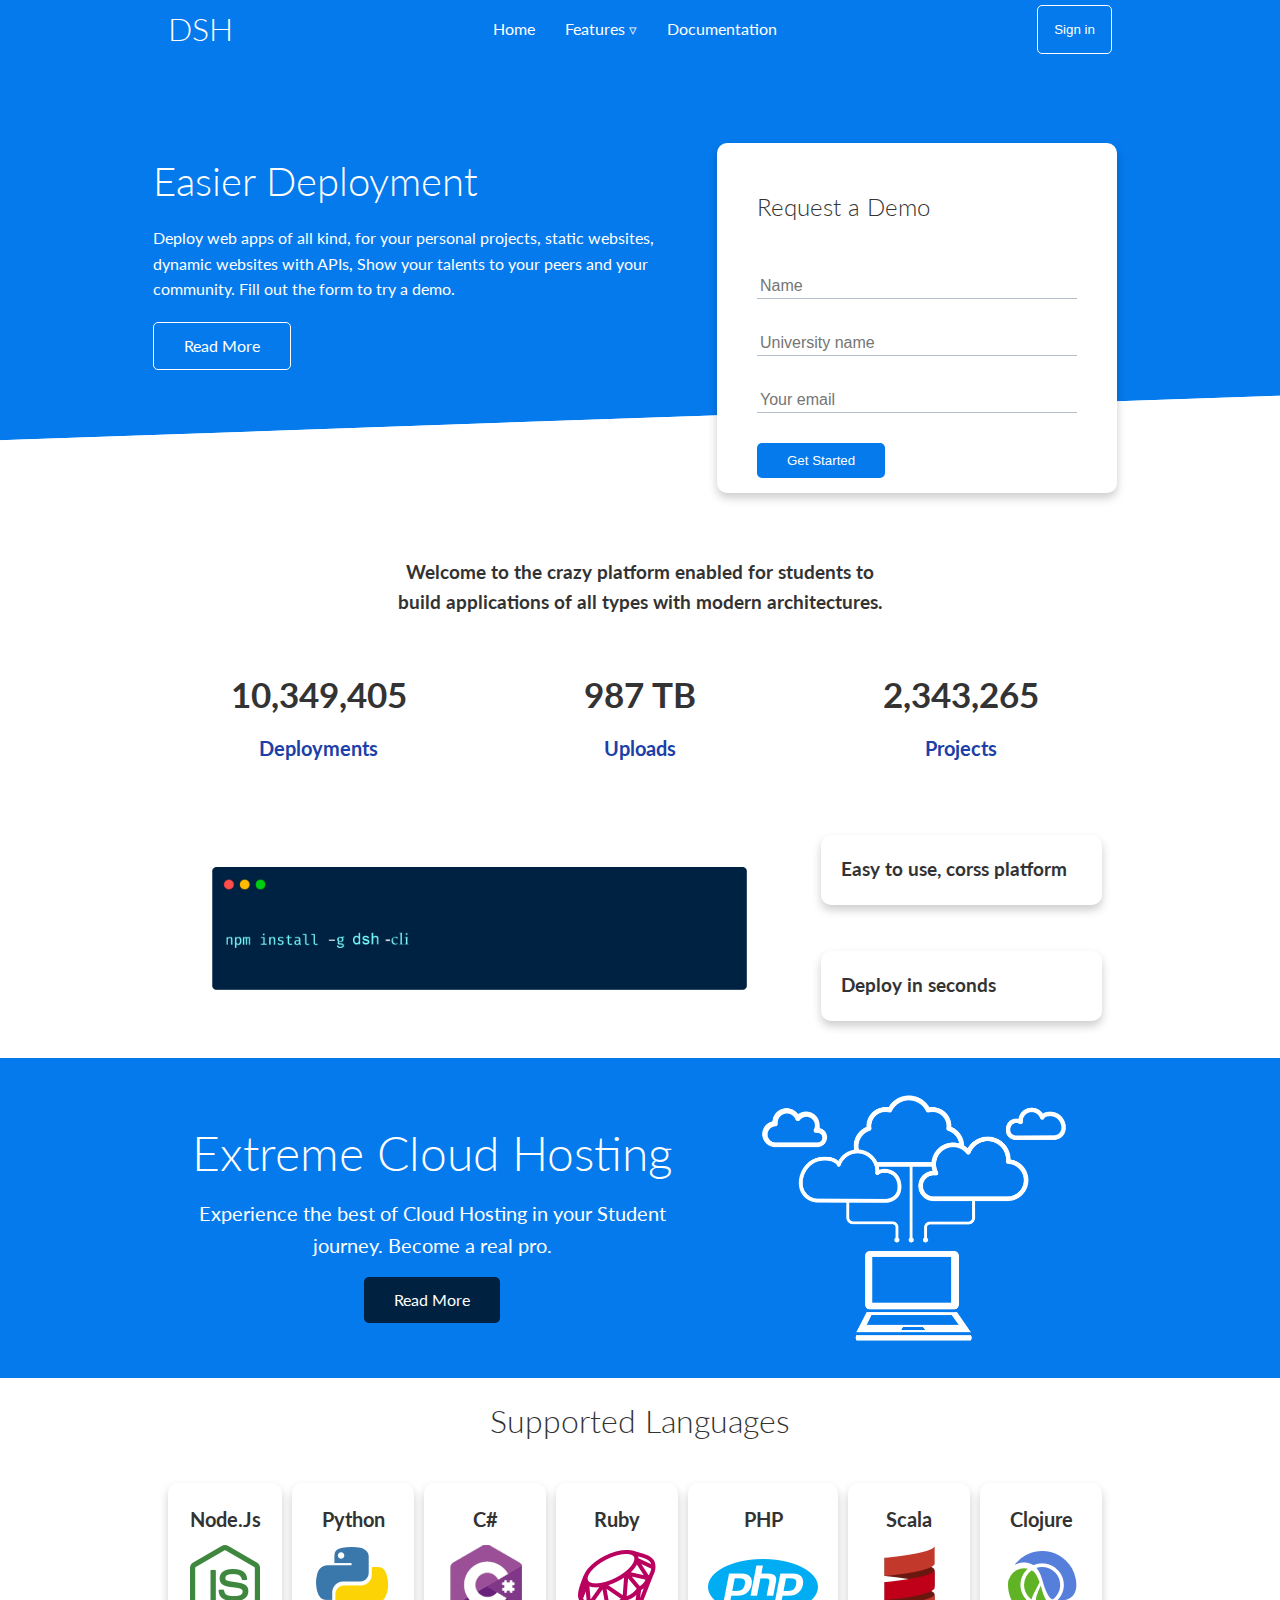
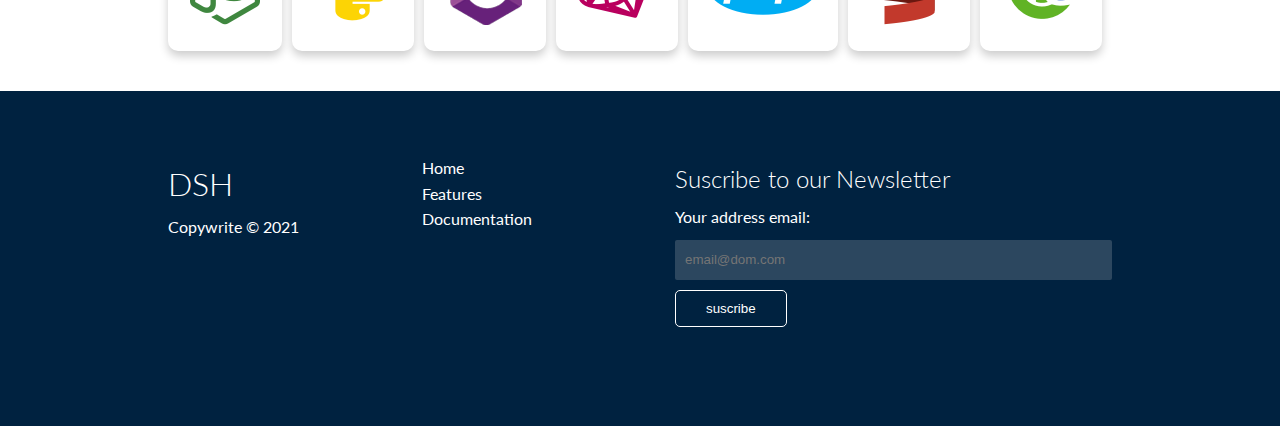
<file: index.html>
<!DOCTYPE html>
<html lang="en">
<head>
  <meta charset="UTF-8">
  <meta http-equiv="X-UA-Compatible" content="IE=edge">
  <meta name="viewport" content="width=device-width, initial-scale=1.0">
  <link rel="stylesheet" href="https://cdnjs.cloudflare.com/ajax/libs/font-awesome/5.15.3/css/all.min.css" integrity="sha512-iBBXm8fW90+nuLcSKlbmrPcLa0OT92xO1BIsZ+ywDWZCvqsWgccV3gFoRBv0z+8dLJgyAHIhR35VZc2oM/gI1w==" crossorigin="anonymous" />
  <link rel="stylesheet" href="utilities.css">
  <link rel="stylesheet" href="style.css">
  <title>Dev Student | Hosting</title>
</head>
<body>
    <!-- Navbar -->
    <div class="navbar">
      <div class="container flex test">
        <h1 id="Logo">DSH</h1>
        <nav >
          <ul>
            <li><a href="index.html">Home</a></li>
            <li>
              <div class="drop">
                <a href="features.html">Features<span class="arrow"> &#9663;</span></a>
                <div class=" droper">
                  <a href="features.html" class="drop-list">Hosting Opt 1</a>
                  <a href="features.html" class="drop-list">Hosting Opt 2</a>
                  <a href="features.html" class="drop-list">Hosting Opt 3</a>
                </div>
              </div>
            </li>
            <li><a href="docs.html">Documentation</a></li>
          </ul>
        </nav>
        <button href="#" class="btn btn-outline p-1 sign-in">Sign in</button>
      </div>
    </div>
    <!-- Showcase -->
    <section class="showcase">
      <div class="container grid">
        <div class="showcase-text">
          <h1>Easier Deployment</h1>
          <p>Deploy web apps of all kind, for your personal projects, static websites, dynamic websites with APIs, Show your talents to your peers and your community. Fill out the form to try a demo.</p>
          <a href="features.html" class="btn btn-outline">Read More</a>
        </div>
        <div class="showcase-form card">
          <h2>Request a Demo</h2>
          <form name="contact" method="POST" netlify-honeypot="bot-field" data-netlify="true">
            <input type="hidden" name="form-name" value="contact">
            <p class="hidden">
              <label>Don't fill this out if you're human: <input name="bot-field"></label>
            </p>
            <div class="form-control">
              <input type="text" name="Your name" placeholder="Name" required>
            </div>
            <div class="form-control">
              <input type="text" name="University" placeholder="University name" required>
            </div>
            <div class="form-control">
              <input type="email" name="email" placeholder="Your email" required>
            </div>
            <input type="submit" value="Get Started" class="btn btn-primary">
          </form>
        </div>
      </div>
    </section>

    <!-- Section Stats -->
    <section class="stats">
      <div class="container">
        <h3 class="stats-heading text-center my-1">
          Welcome to the crazy platform enabled for students to build applications of all types with modern architectures.
        </h3>

        <div class="grid grid-3 text-center my-4">
          <div>
            <i class="fas fa-server fa-3x"></i>
            <h3>10,349,405</h3>
            <p class="text-secondary">Deployments</p>
          </div>
          <div>
            <i class="fas fa-upload fa-3x"></i>
            <h3>987 TB</h3>
            <p class="text-secondary">Uploads</p>
          </div>
          <div>
            <i class="fas fa-project-diagram fa-3x"></i>
            <h3>2,343,265</h3>
            <p class="text-secondary">Projects</p>
          </div>
        </div>
      </div>
    </section>

    <!--  Cli Section -->
    <section class="cli">
      <div class="container grid">
        <img src="images/cli.png" alt="">
        <div class="card">
          <h3>Easy to use, corss platform</h3>
        </div>
        <div class="card">
          <h3>Deploy in seconds</h3>
        </div>
      </div> 
    </section>

    <!-- Cloud -->
    <section class="cloud bg-primary my-2 py-2">
      <div class="container grid">
        <div class="text-center">
          <h2 class="lg">Extreme Cloud Hosting</h2>
          <p class="lead my-1">Experience the best of Cloud Hosting in your Student journey. Become a real pro.</p>
          <a href="features.html" class="btn btn-dark">Read More</a>
        </div>
        <img src="images/cloud.png" alt="">
      </div>
    </section>

    <!-- Languages -->
    <section class="languages">
      <h2 class="md text-center my-2">
        Supported Languages
      </h2>
      <div class="container flex">
        <div class="card">
          <h4>Node.Js</h4>
          <img src="images/logos/node.png" alt="">
        </div>
        <div class="card">
          <h4>Python</h4>
          <img src="images/logos/python.png" alt="">
        </div>
        <div class="card">
          <h4>C#</h4>
          <img src="images/logos/csharp.png" alt="">
        </div>
        <div class="card">
          <h4>Ruby</h4>
          <img src="images/logos/ruby.png" alt="">
        </div>
        <div class="card">
          <h4>PHP</h4>
          <img src="images/logos/php.png" alt="">
        </div>
        <div class="card">
          <h4>Scala</h4>
          <img src="images/logos/scala.png" alt="">
        </div>
        <div class="card">
          <h4>Clojure</h4>
          <img src="images/logos/clojure.png" alt="">
        </div>
      </div>
    </section>
    <!-- Footer -->
    <footer class="footer bg-dark py-5">
      <div class="container grid grid-3">
        <div>
          <h1>DSH</h1>
          <p>Copywrite &copy; 2021</p>
        </div>
          <nav>
            <ul>
              <li><a href="index.html">Home</a></li>
              <li><a href="features.html">Features</a></li>
              <li><a href="docs.html">Documentation</a></li>
            </ul>
          </nav>

        <div class="social">
          <h2>Suscribe to our Newsletter</h2>
          <p>Your address email:</p>
          <form action="">
            <input type="email" class="form-control-news" placeholder="email@dom.com" size="50" name="email" id="">
            <input type="submit" class="btn btn-outline form-control only" value="suscribe">
          </form>
          <a href="#"><i class="fab fa-github fa-1x"></i></a>
          <a href="#"><i class="fab fa-facebook fa-1x"></i></a>
          <a href="#"><i class="fab fa-instagram fa-1x"></i></a>
          <a href="#"><i class="fab fa-twitter fa-1x"></i></a>
        </div>
      </div>
    </footer>
</body>
</html>
</file>
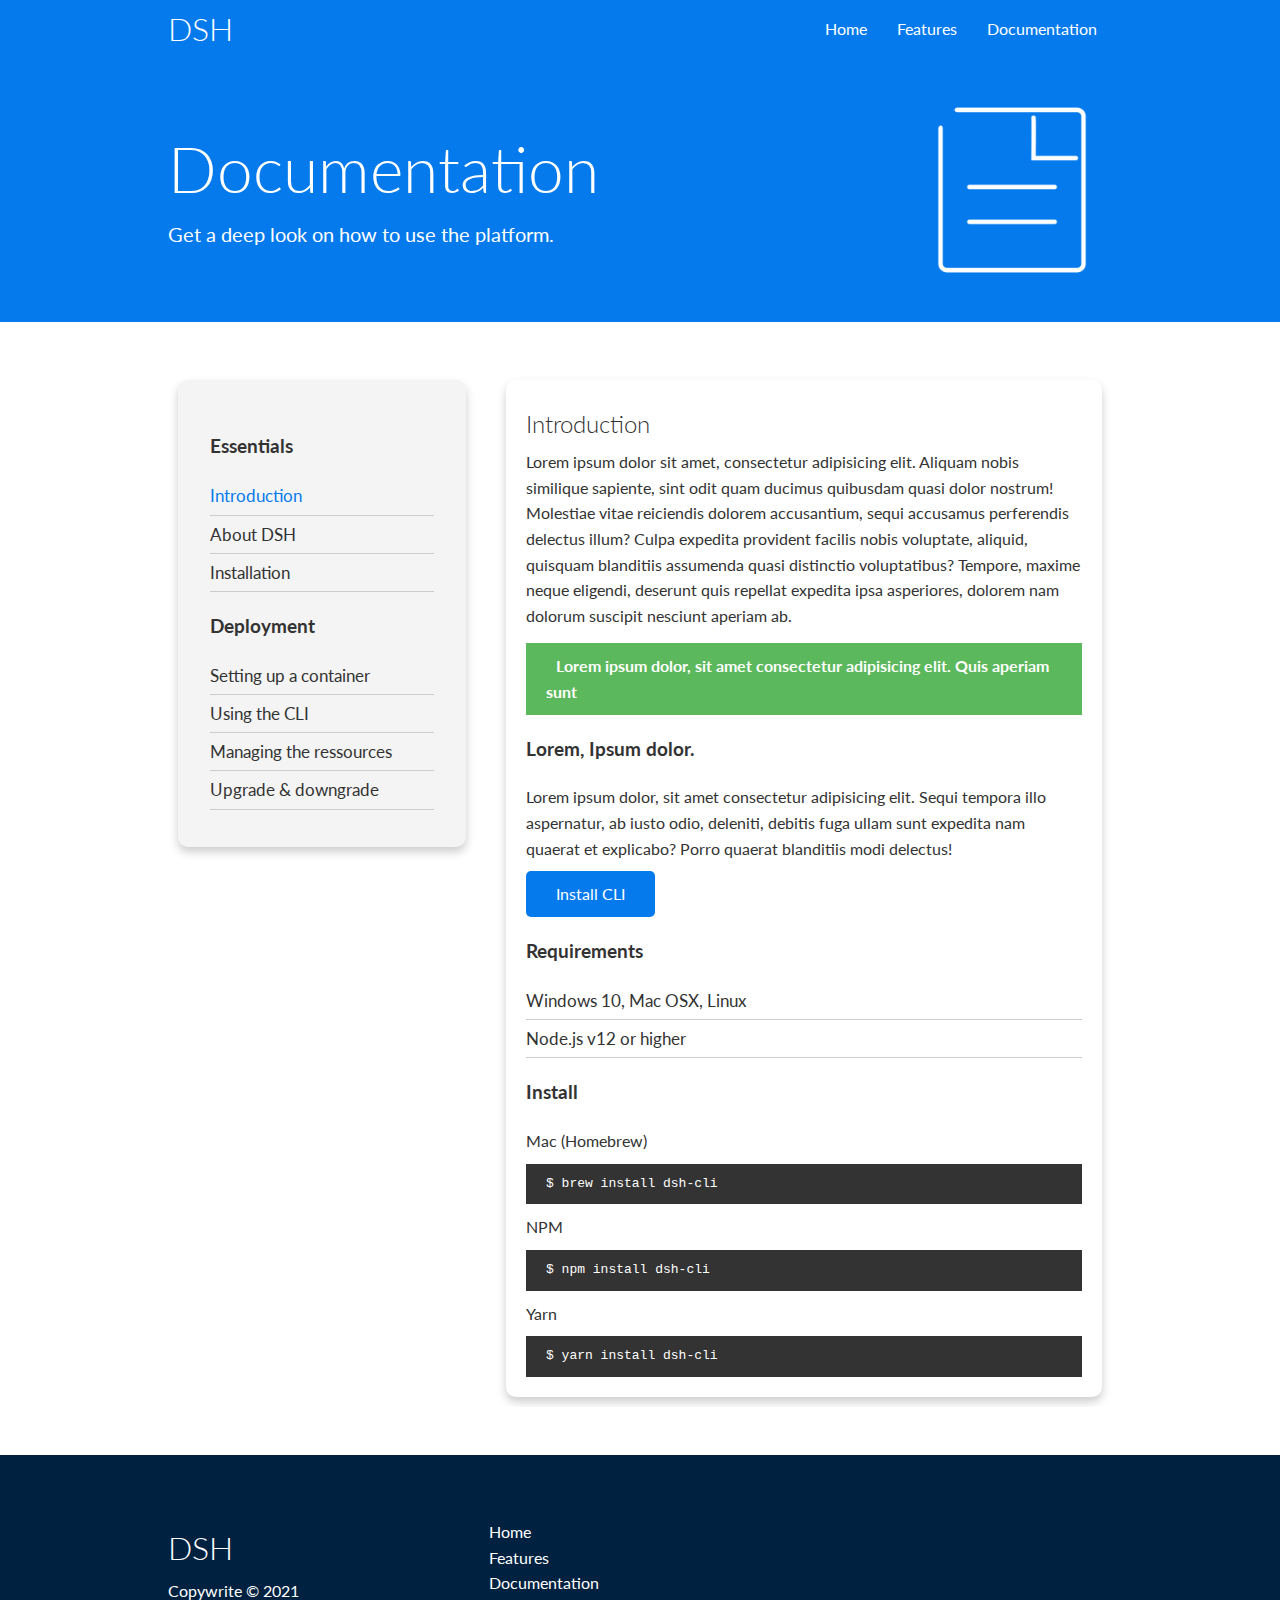
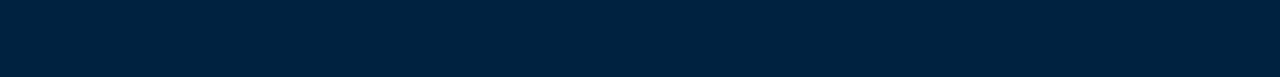
<file: docs.html>
<!DOCTYPE html>
<html lang="en">
<head>
  <meta charset="UTF-8">
  <meta http-equiv="X-UA-Compatible" content="IE=edge">
  <meta name="viewport" content="width=device-width, initial-scale=1.0">
  <link rel="stylesheet" href="https://cdnjs.cloudflare.com/ajax/libs/font-awesome/5.15.3/css/all.min.css" integrity="sha512-iBBXm8fW90+nuLcSKlbmrPcLa0OT92xO1BIsZ+ywDWZCvqsWgccV3gFoRBv0z+8dLJgyAHIhR35VZc2oM/gI1w==" crossorigin="anonymous" />
  <link rel="stylesheet" href="utilities.css">
  <link rel="stylesheet" href="style.css">
  <title>Dev Student | Hosting</title>
</head>
<body>
    <!-- Navbar -->
    <div class="navbar">
      <div class="container flex">
        <h1 id="Logo">DSH</h1>
        <nav>
          <ul>
            <li><a href="index.html">Home</a></li>
            <li><a href="features.html">Features</a></li>
            <li><a href="docs.html">Documentation</a></li>
          </ul>
        </nav>
      </div>
    </div>
    <!--  Head -->
    <section class="docs-head bg-primary py-3">
      <div class="container grid">
        <div>
          <h1 class="xl">Documentation</h1>
          <p class="lead">Get a deep look on how to use the platform.</p>
        </div>
        <img src="images/docs.png" alt="">
      </div>
    </section>

    <section class="docs-main my-4">
      <div class="container grid">
        <div class="card bg-light p-3">
          <h3 class="my-2">Essentials</h3>
          <nav>
            <ul>
              <li><a href="#" class="text-primary">Introduction</a></li>
              <li><a href="#">About DSH</a></li>
              <li><a href="#">Installation</a></li>
            </ul>
          </nav>
          <h3 class="my-2">Deployment</h3>
          <nav>
            <ul>
              <li><a href="#">Setting up a container</a></li>
              <li><a href="#">Using the CLI</a></li>
              <li><a href="#">Managing the ressources</a></li>
              <li><a href="#">Upgrade & downgrade</a></li>
            </ul>
          </nav>
        </div>

        <div class="card">
          <h2>Introduction</h2>
          <p>Lorem ipsum dolor sit amet, consectetur adipisicing elit. Aliquam nobis similique sapiente, sint odit quam ducimus quibusdam quasi dolor nostrum! Molestiae vitae reiciendis dolorem accusantium, sequi accusamus perferendis delectus illum?
          Culpa expedita provident facilis nobis voluptate, aliquid, quisquam blanditiis assumenda quasi distinctio voluptatibus? Tempore, maxime neque eligendi, deserunt quis repellat expedita ipsa asperiores, dolorem nam dolorum suscipit nesciunt aperiam ab.</p>
          <div class="alert alert-success">
            <i class="fas fa-info"></i>Lorem ipsum dolor, sit amet consectetur adipisicing elit. Quis aperiam sunt
          </div>

          <h3>Lorem, Ipsum dolor.</h3>
          <p>Lorem ipsum dolor, sit amet consectetur adipisicing elit. Sequi tempora illo aspernatur, ab iusto odio, deleniti, debitis fuga ullam sunt expedita nam quaerat et explicabo? Porro quaerat blanditiis modi delectus!</p>
          <a href="#" class="btn btn-primary">Install CLI</a>

          <h3>Requirements</h3>
          <ul>
            <li>Windows 10, Mac OSX, Linux</li>
            <li>Node.js v12  or higher </li>
          </ul>

          <h3>Install</h3>
          <p>Mac (Homebrew)</p>
          <pre><code>$ brew install dsh-cli</code></pre>

          <p>NPM</p>
          <pre><code>$ npm install dsh-cli</code></pre>

          <p>Yarn</p>
          <pre><code>$ yarn install dsh-cli</code></pre>
        </div>
      </div>
    </section>
    <!-- Footer -->
    <footer class="footer bg-dark py-5">
      <div class="container grid grid-3">
        <div>
          <h1>DSH</h1>
          <p>Copywrite &copy; 2021</p>
        </div>
          <nav>
            <ul>
              <li><a href="index.html">Home</a></li>
              <li><a href="features.html">Features</a></li>
              <li><a href="docs.html">Documentation</a></li>
            </ul>
          </nav>

        <div class="social">
          <a href="#"><i class="fab fa-github fa-2x"></i></a>
          <a href="#"><i class="fab fa-facebook fa-2x"></i></a>
          <a href="#"><i class="fab fa-instagram fa-2x"></i></a>
          <a href="#"><i class="fab fa-twitter fa-2x"></i></a>
        </div>
      </div>
    </footer>
</body>
</html>
</file>
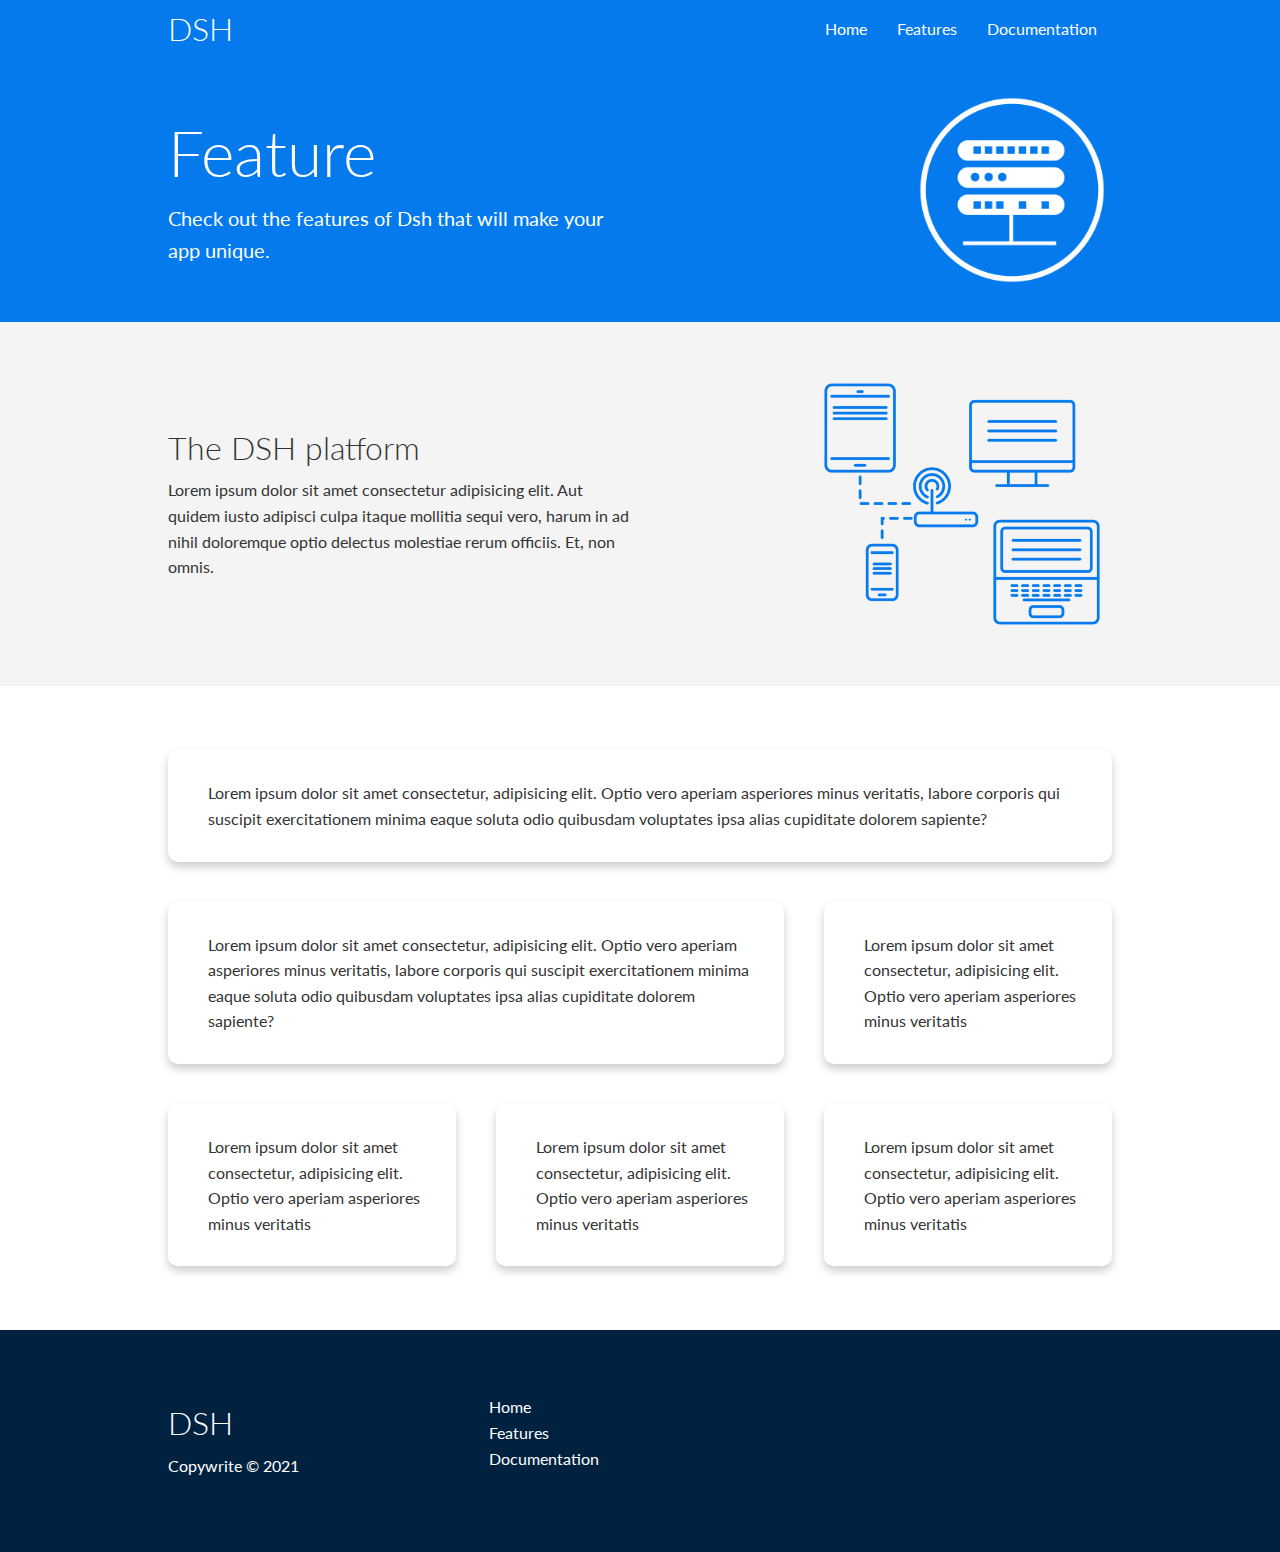
<file: features.html>
<!DOCTYPE html>
<html lang="en">
<head>
  <meta charset="UTF-8">
  <meta http-equiv="X-UA-Compatible" content="IE=edge">
  <meta name="viewport" content="width=device-width, initial-scale=1.0">
  <link rel="stylesheet" href="https://cdnjs.cloudflare.com/ajax/libs/font-awesome/5.15.3/css/all.min.css" integrity="sha512-iBBXm8fW90+nuLcSKlbmrPcLa0OT92xO1BIsZ+ywDWZCvqsWgccV3gFoRBv0z+8dLJgyAHIhR35VZc2oM/gI1w==" crossorigin="anonymous" />
  <link rel="stylesheet" href="utilities.css">
  <link rel="stylesheet" href="style.css">
  <title>Dev Student | Hosting</title>
</head>
<body>
    <!-- Navbar -->
    <div class="navbar">
      <div class="container flex">
        <h1 id="Logo">DSH</h1>
        <nav>
          <ul>
            <li><a href="index.html">Home</a></li>
            <li><a href="features.html">Features</a></li>
            <li><a href="docs.html">Documentation</a></li>
          </ul>
        </nav>
      </div>
    </div>
    <!--  Head -->
    <section class="features-head bg-primary py-3">
      <div class="container grid">
        <div>
          <h1 class="xl">Feature</h1>
          <p class="lead">Check out the features of Dsh that will make your app unique.</p>
        </div>
        <img src="images/server.png" alt="">
      </div>
    </section>

    <!-- Sub Head -->
    <section class="features-sub-head bg-light py-3">
      <div class="container grid">
        <div>
          <h1 class="md">The DSH platform</h1>
          <p>Lorem ipsum dolor sit amet consectetur adipisicing elit. Aut quidem iusto adipisci culpa itaque mollitia sequi vero, harum in ad nihil doloremque optio delectus molestiae rerum officiis. Et, non omnis.</p>
        </div>
        <img src="images/server2.png" alt="">
      </div>
    </section>

    <section class="features-main my-2">
      <div class="container grid grid-3">
        <div class="card flex">
          <i class="fas fa-server fa-3x"></i>
          <p>Lorem ipsum dolor sit amet consectetur, adipisicing elit. Optio vero aperiam asperiores minus veritatis, labore corporis qui suscipit exercitationem minima eaque soluta odio quibusdam voluptates ipsa alias cupiditate dolorem sapiente?</p>
        </div>
        <div class="card flex">
          <i class="fas fa-network-wired fa-3x"></i>
          <p>Lorem ipsum dolor sit amet consectetur, adipisicing elit. Optio vero aperiam asperiores minus veritatis, labore corporis qui suscipit exercitationem minima eaque soluta odio quibusdam voluptates ipsa alias cupiditate dolorem sapiente?</p>
        </div>
        <div class="card flex">
          <i class="fas fa-laptop-code fa-3x"></i>
          <p>Lorem ipsum dolor sit amet consectetur, adipisicing elit. Optio vero aperiam asperiores minus veritatis</p>
        </div>
        <div class="card flex">
          <i class="fas fa-database fa-3x"></i>
          <p>Lorem ipsum dolor sit amet consectetur, adipisicing elit. Optio vero aperiam asperiores minus veritatis</p>
        </div>
        <div class="card flex">
          <i class="fas fa-power-off fa-3x"></i>
          <p>Lorem ipsum dolor sit amet consectetur, adipisicing elit. Optio vero aperiam asperiores minus veritatis</p>
        </div>
        <div class="card flex">
          <i class="fas fa-upload fa-3x"></i>
          <p>Lorem ipsum dolor sit amet consectetur, adipisicing elit. Optio vero aperiam asperiores minus veritatis</p>
        </div>
      </div>
    </section>
    <!-- Footer -->
    <footer class="footer bg-dark py-5">
      <div class="container grid grid-3">
        <div>
          <h1>DSH</h1>
          <p>Copywrite &copy; 2021</p>
        </div>
          <nav>
            <ul>
              <li><a href="index.html">Home</a></li>
              <li><a href="features.html">Features</a></li>
              <li><a href="docs.html">Documentation</a></li>
            </ul>
          </nav>

        <div class="social">
          <a href="#"><i class="fab fa-github fa-2x"></i></a>
          <a href="#"><i class="fab fa-facebook fa-2x"></i></a>
          <a href="#"><i class="fab fa-instagram fa-2x"></i></a>
          <a href="#"><i class="fab fa-twitter fa-2x"></i></a>
        </div>
      </div>
    </footer>
</body>
</html>
</file>
<file: utilities.css>
.card {
  color: #333;
  background-color: #fff;
  border-radius: 10px;
  box-shadow: 0 5px 10px rgba(0, 0, 0, 0.2);
  padding: 20px;
  margin: 10px;
}

.btn {
  display: inline-block;
  padding: 10px 30px;
  cursor: pointer;
  background: var(--primary-color);
  color: #fff;
  border: none;
  border-radius: 5px;
}

.btn-outline {
  background-color: transparent;
  border: 1px solid #fff;
}

.btn:hover {
  transform: scale(0.98);
}

.container {
  max-width: 1024px;
  margin: 0 auto;
  overflow: auto;
  padding: 0 40px;
}

.text-center {
  text-align: center;
}

/*Background & colored buttons*/
.bg-primary,
.btn-primary {
  background-color: var(--primary-color);
  color: #fff;
}

.bg-secondary,
.btn-secondary {
  background-color: var(--secondary-color);
  color: #fff;
}

.bg-dark,
.btn-dark {
  background-color: var(--dark-color);
  color: #fff;
}

.bg-primary a,
.btn-primary a,
.bg-secondary a,
.btn-secondary a,
.bg-dark a,
.btn-dark a {
  color: #fff;
}

.bg-light,
.btn-light {
  background-color: var(--light-color);
  color: #333;
}

/* Text Color */
.text-primary {
  color: var(--primary-color);
}

.text-secondary {
  color: var(--secondary-color);
}

.text-dark {
  color: var(--dark-color);
}

/*Text sizes*/
.lead {
  font-size: 20px;
}

.sm {
  font-size: 1rem;
}

.md {
  font-size: 2rem;
}

.lg {
  font-size: 3rem;
}

.xl {
  font-size: 4rem;
}

/* Alert */
.alert {
  background-color: var(--light-color);
  padding: 10px 20px;
  font-weight: bold;
  margin: 15px 0;
}

.alert i {
  margin-right: 10px;
}

.alert-success {
  background-color: var(--success-color);
  color: #fff;
}

.alert-error {
  background-color: var(--error-color);
  color: #fff;
}

.flex {
  display: flex;
  justify-content: center;
  align-items: center;
}

.grid {
  display: grid;
  grid-template-columns: repeat(2, 1fr);
  gap: 20px;
  justify-content: center;
  align-items: center;
  height: 100%;
}

.grid-3 {
  grid-template-columns: repeat(3, 1fr);
}

/* Margin */
.my-1 {
  margin: 1rem 0;
}

.my-2 {
  margin: 1.5rem 0;
}

.my-3 {
  margin: 2rem 0;
}

.my-4 {
  margin: 3rem 0;
}

.my-5 {
  margin: 4rem 0;
}

.m-1 {
  margin: 1rem;
}

.m-2 {
  margin: 1.5rem;
}

.m-3 {
  margin: 2rem;
}

.m-4 {
  margin: 3rem;
}

.m-5 {
  margin: 4rem;
}

/* Padding */
.py-1 {
  padding: 1rem 0;
}

.py-2 {
  padding: 1.5rem 0;
}

.py-3 {
  padding: 2rem 0;
}

.py-4 {
  padding: 3rem 0;
}

.py-5 {
  padding: 4rem 0;
}

.p-1 {
  padding: 1rem;
}

.p-2 {
  padding: 1.5rem;
}

.p-3 {
  padding: 2rem;
}

.p-4 {
  padding: 3rem;
}

.p-5 {
  padding: 4rem;
}
</file>
<file: style.css>
@import url('https://fonts.googleapis.com/css2?family=Lato:wght@300&display=swap');

:root {
  --primary-color: #047aed;
  --secondary-color: #1c3fa8;
  --dark-color: #002240;
  --light-color: #f4f4f4;
  --success-color: #5cb85c;
  --error-color: #d9534f;


}

* {
  box-sizing: border-box;
  padding: 0;
  margin: 0;
}

body {
  font-family: 'Lato', sans-serif;
  color: #333;
  line-height: 1.6;
}

ul {
  list-style-type: none;
}

a {
  text-decoration: none;
  color: #333;
}

h1,
h2 {
  font-weight: 300;
  line-height: 1.2;
  margin: 10px 0;
}

p {
  margin: 10px 0;
}

img {
  width: 100%;
}

code, pre {
  background-color: #333;
  color: #fff;
  padding: 10px;
}

.hidden {
  visibility: hidden;
  height: 0;
}
/* Navbar */
.navbar {
  background-color: var(--primary-color);
  color: #fff;
  height: auto;
}

.navbar .flex {
  justify-content: space-between;
}

.navbar ul {
  display: flex;
}

.navbar a {
  color: #fff;
  padding: 10px;
  margin: 0 5px;
}

.navbar a:hover {
 color: #b9b9b9;
}

.sign-in {
  color: #fff;
}

.arrow {
  font-size:15px;
  color: #fff;
}
.test {
  overflow: visible;
}

.drop {
  position: relative;
  margin: 0;
  padding: 0;
}
.droper {
  display: none;
  position: absolute;
  background-color: #fff;
  min-width: 190px;
  z-index: 1000;
}

.droper a {
  color: black;
  text-decoration: none;
}

.drop:hover .droper {
  display: block;
}
.droper a:hover {
  color: #1c3fa8;
  padding: 10px 16px;
}

/* Showcase */
.showcase {
  height: 400px;
  background-color: var(--primary-color);
  color: #fff;
  position: relative;
}

.showcase h1 {
  font-size: 40px;
}

.showcase p {
  margin: 20px 0;
}

.showcase .grid {
  overflow: visible;
  grid-template-columns: 55% 45%;
  gap: 30px;
}

.showcase-text {
  animation: slideInFromLeft 0.5s ease-in;
}

.showcase-form {
  position: relative;
  top: 60px;
  height: 350px;
  width: 400px;
  padding: 40px;
  z-index: 100;
  justify-self: flex-end;
  animation: slideInFromRight 0.5s ease-in;
}

.showcase-form .form-control {
  margin: 30px 0;
}

.showcase-form input[type='text'],
.showcase-form input[type='email']{
  border: none;
  border-bottom: 1px solid #b4becb;
  width: 100%;
  padding: 3px;
  font-size: 16px;
}

.showcase-form input:focus{
  outline: none;
}

.showcase::before,
.showcase::after {
  content: '';
  position: absolute;
  height: 100px;
  background-color: #fff;
  bottom: -60px;
  right: 0;
  left: 0;
  transform: skewY(-2deg);
  -webkit-transform: skewY(-2deg);
  -moz-transform: skewY(-2deg);
  -ms-transform: skewY(-2deg);
}

/* Stats */
.stats {
  padding-top: 100px;
  animation: slideInFromBottom 0.5s ease-in;
}

.stats-heading {
  max-width: 500px;
  margin: auto;
}

.stats .grid h3 {
  font-size: 35px;
}

.stats .grid p {
  font-size: 20px;
  font-weight: bold;
}

.cli .grid {
  grid-template-columns: repeat(3, 1fr);
  grid-template-rows: repeat(2, 1fr);
}

.cli .grid > *:first-child {
  grid-column: 1 / span 2;
  grid-row: 1 / span 2;
}

.cloud .grid {
  grid-template-columns: 4fr 3fr;
}

/* Languages*/

.languages .flex {
  flex-wrap: wrap;
}
.languages .card {
  text-align: center;
  margin: 18px 10px 40px 0;
  transition: transform 0.2s ease-in ;
}

.languages .card h4 {
  font-size: 20px;
  margin-bottom: 10px;
}

.languages .card:hover {
  transform: translateY(-15px);
}

.form-control-news{
  background-color: rgba(221, 221, 221, 0.2);
  border-radius: 2px;
  border: 0;
  height: 25px;
  margin-bottom: 10px;
  padding: 20px 10px;
  color: #fff;
  margin-bottom: 10px;
}

.form-control-news:focus {
  outline: none;
}
/* Features */

.features-head img,
.docs-head img {
  width: 200px;
  justify-self: flex-end;
}

.features-sub-head img {
  width: 300px;
  justify-self: flex-end;
}

.features-main .card > i {
  margin-right: 20px;
}

.features-main .grid {
  padding: 30px;
}

.features-main .grid > *:first-child {
  grid-column: 1 / span 3;
}
.features-main .grid > *:nth-child(2) {
  grid-column: 1 / span 2;
}

/* Documentation */
.docs-main h3 {
  margin: 20px 0;
}

.docs-main .grid {
  grid-template-columns: 1fr 2fr;
  align-items: flex-start;
}

.docs-main li {
  font-size: 17px;
  padding-bottom: 5px;
  margin-bottom: 5px;
  border-bottom: 1px solid #ccc;
}

.docs-main a:hover {
  font-weight: bold;
}

/* Footer */
.footer .social a {
  margin: 0 10px;
}

.only {
  margin-bottom: 10px;
}

.footer .social i {

  margin-top: 50px 0;
}

.footer .social i:hover {

  color: #047aed;
}

.footer >* {
  align-items: flex-start;
}
.footer nav li a:hover {
  color: #1c3fa8;
}

/* Animations */
@keyframes slideInFromLeft {
  0% {
    transform: translateX(-100%);
  }

  100% {
    transform: translateX(0);
  }
}

@keyframes slideInFromRight {
  0% {
    transform: translateX(100%);
  }

  100% {
    transform: translateX(0);
  }
}

@keyframes slideInFromTop {
  0% {
    transform: translateY(-100%);
  }

  100% {
    transform: translateX(0);
  }
}

@keyframes slideInFromBottom {
  0% {
    transform: translateY(100%);
  }

  100% {
    transform: translateX(0);
  }
}

/*Tablets and under*/
@media(max-width: 768px){
  .grid,
  .showcase .grid,
  .stats .grid,
  .cli .grid,
  .cloud .grid,
  .features-main .grid,
  .docs-main .grid {
    grid-template-columns: 1fr;
    grid-template-rows: 1 fr;
  }

  .showcase {
    height: auto;
  }

  .showcase-text {
    text-align: center;
    margin-top: 40px;
    animation: slideInFromTop 0.5s ease-in;
  }

  .showcase-form {
    justify-self: center;
    margin: auto;
    width: 100%;
    animation: slideInFromBottom 0.5s ease-in;
  }

  .cli .grid > *:first-child,
  .features-main .grid > *:first-child,
  .features-main .grid > *:nth-child(2) {
    grid-column: 1;
    grid-row: 1;
  }

  .features-head,
  .features-sub-head,
  .docs-head {
    text-align: center;
  }

  .features-head img,
  .features-sub-head img,
  .docs-head img{
    justify-self: center;
  }
  
}


/*Mobile*/
@media(max-width: 500px){
  .navbar .flex {
    flex-direction: column;
  }

  .navbar ul {
    padding: 10px;
    background-color: rgba(0,0,0,0.1);
  }
}
</file>
